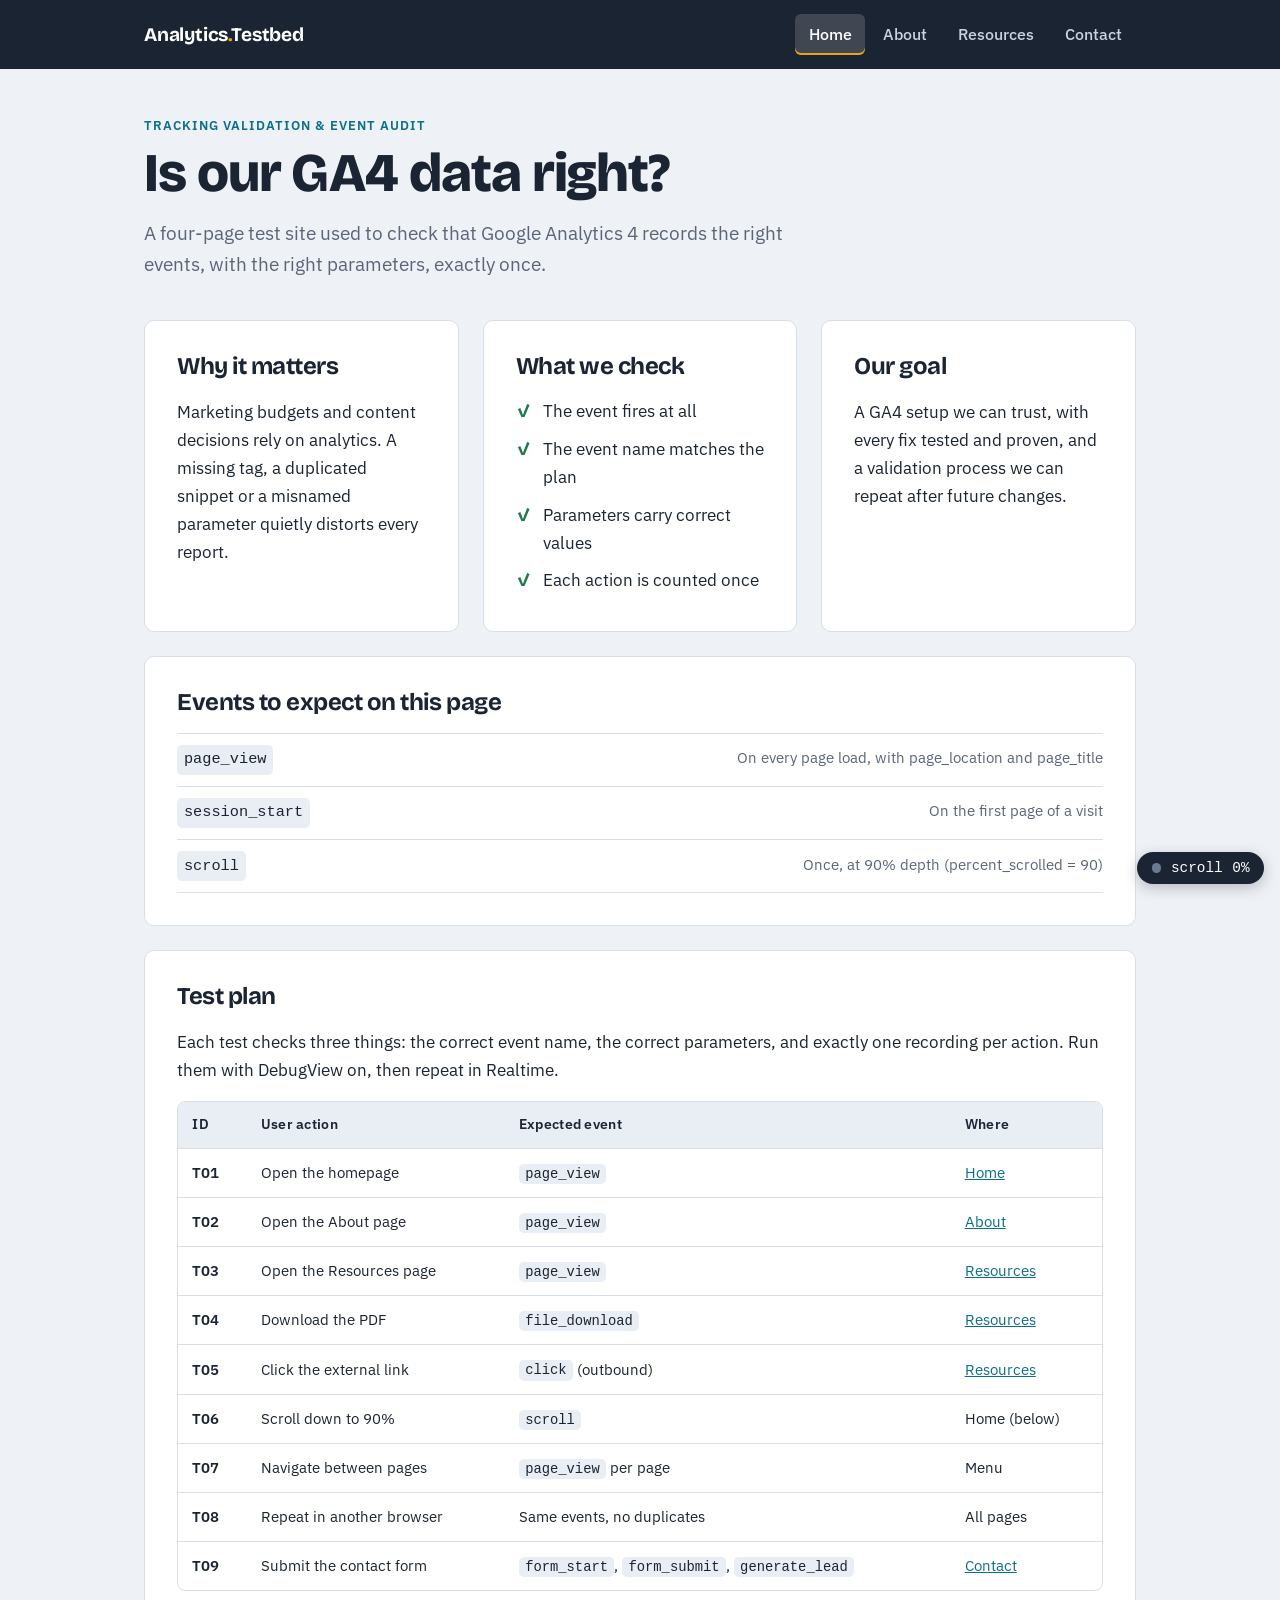
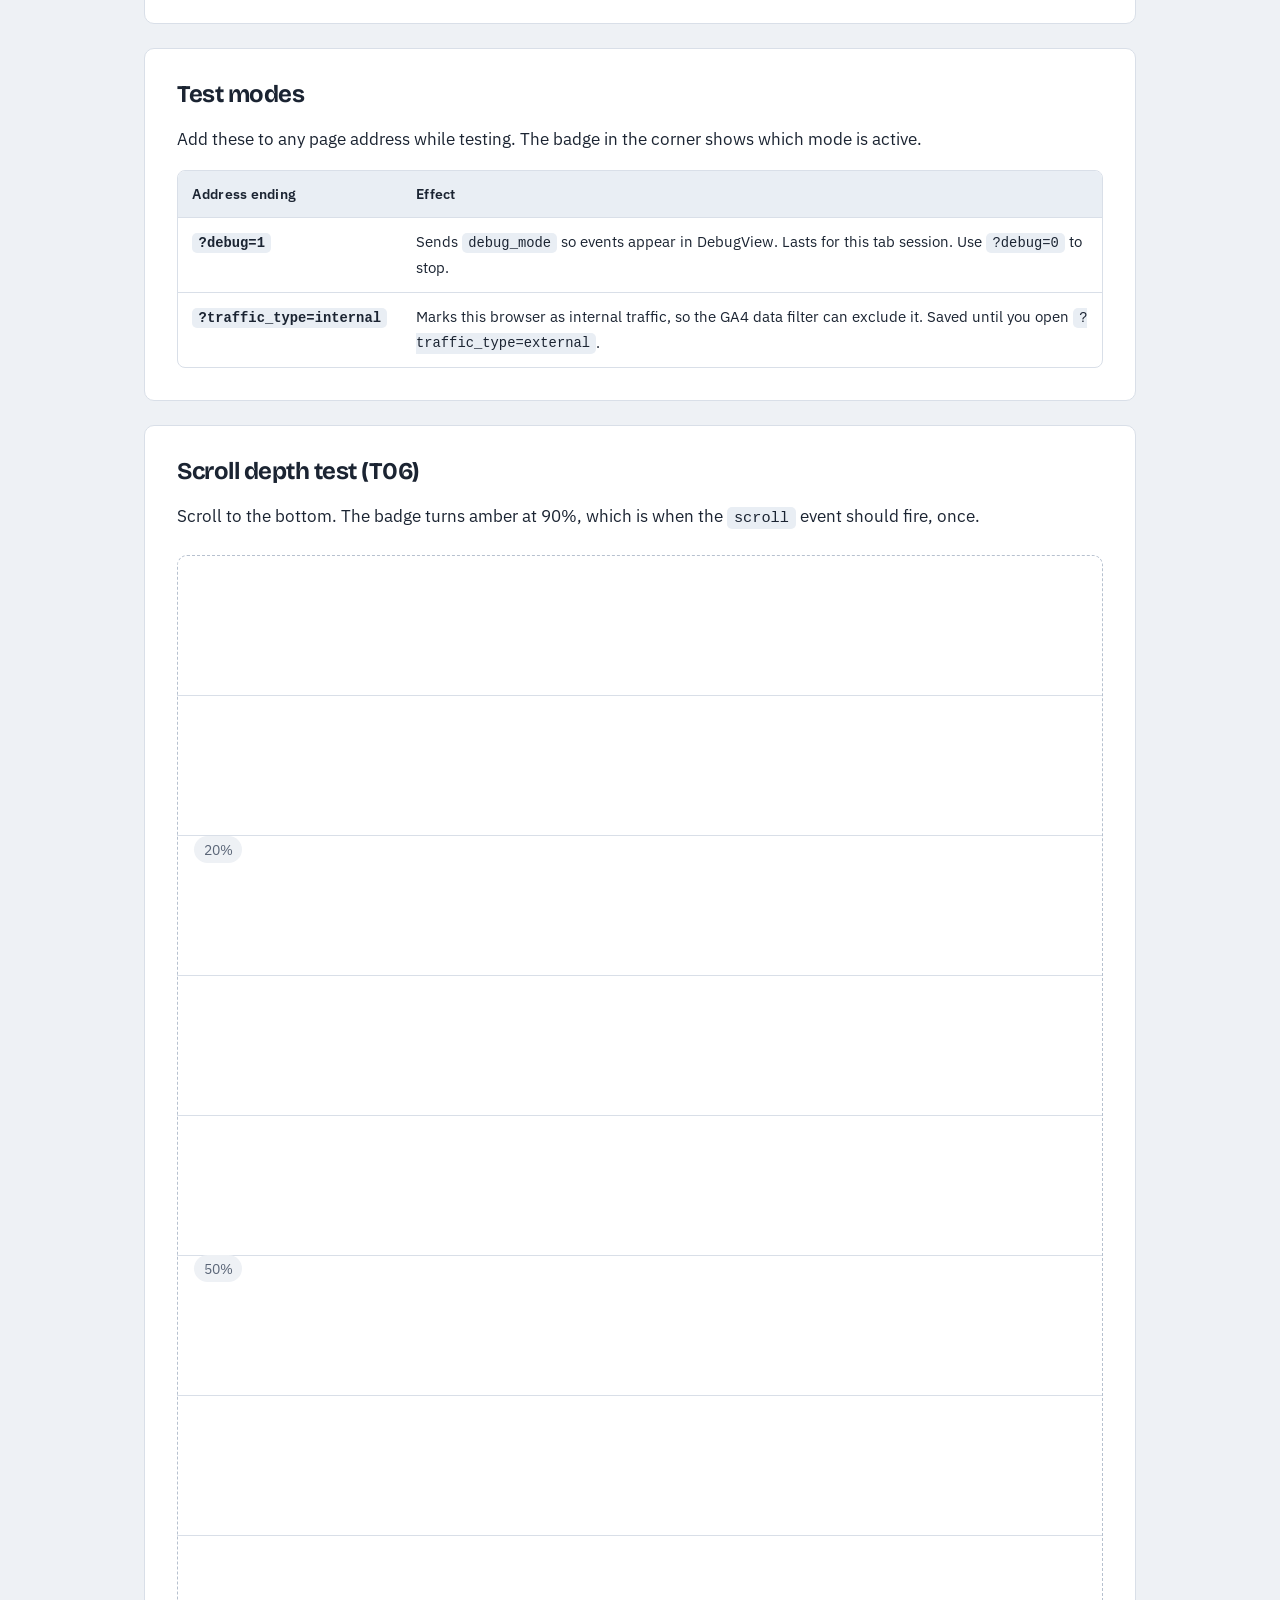
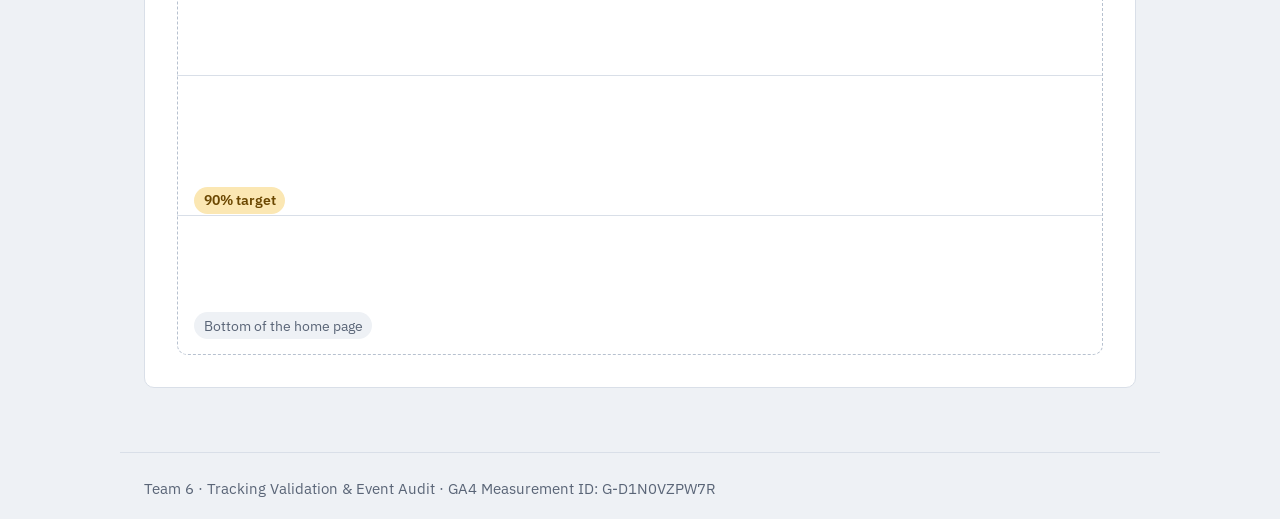
<file: ga4-test-site/index.html>
<!DOCTYPE html>
<html lang="en">

<head>
    <meta charset="UTF-8">
    <meta name="viewport" content="width=device-width, initial-scale=1.0">
    <title>Home | GA4 Test Site</title>

    <!-- Google tag (gtag.js) - installed once per page -->
    <script async src="https://www.googletagmanager.com/gtag/js?id=G-D1N0VZPW7R"></script>
    <script>
        window.dataLayer = window.dataLayer || [];
        function gtag() { dataLayer.push(arguments); }
        gtag('js', new Date());

        // Test modes (for the audit only):
        //   ?traffic_type=internal  marks this browser as internal traffic (saved); ?traffic_type=external clears it
        //   ?debug=1  turns on debug_mode for DebugView (this tab session); ?debug=0 turns it off
        var gaConfig = {};
        window.__gaMode = { internal: false, debug: false };
        try {
            var q = new URLSearchParams(location.search);
            if (q.get('traffic_type') === 'internal') localStorage.setItem('ga_internal', '1');
            if (q.get('traffic_type') === 'external') localStorage.removeItem('ga_internal');
            if (q.get('debug') === '1') sessionStorage.setItem('ga_debug', '1');
            if (q.get('debug') === '0') sessionStorage.removeItem('ga_debug');
            window.__gaMode.internal = localStorage.getItem('ga_internal') === '1';
            window.__gaMode.debug = sessionStorage.getItem('ga_debug') === '1';
        } catch (e) { }
        if (window.__gaMode.internal) gaConfig.traffic_type = 'internal';
        if (window.__gaMode.debug) gaConfig.debug_mode = true;

        gtag('config', 'G-D1N0VZPW7R', gaConfig);
    </script>

    <link rel="preconnect" href="https://fonts.googleapis.com">
    <link rel="preconnect" href="https://fonts.gstatic.com" crossorigin>
    <link
        href="https://fonts.googleapis.com/css2?family=Bricolage+Grotesque:opsz,wght@12..96,700;12..96,800&family=IBM+Plex+Sans:wght@400;500;600&display=swap"
        rel="stylesheet">
    <link rel="stylesheet" href="style.css">
</head>

<body>
    <a class="skip-link" href="#main">Skip to content</a>
    <div class="progress" aria-hidden="true"></div>

    <header class="site-header">
        <div class="bar">
            <a class="brand" href="index.html">Analytics<span>.</span>Testbed</a>
            <nav aria-label="Main">
                <ul>
                    <li><a href="index.html" aria-current="page">Home</a></li>
                    <li><a href="about.html">About</a></li>
                    <li><a href="resources.html">Resources</a></li>
                    <li><a href="contact.html">Contact</a></li>
                </ul>
            </nav>
        </div>
    </header>

    <main id="main">
        <section class="hero">
            <p class="kicker">Tracking Validation &amp; Event Audit</p>
            <h1>Is our GA4 data right?</h1>
            <p class="lead">A four-page test site used to check that Google Analytics 4 records the right events, with
                the right parameters, exactly once.</p>
        </section>

        <div class="cards">
            <section class="panel">
                <h2>Why it matters</h2>
                <p>Marketing budgets and content decisions rely on analytics. A missing tag, a duplicated snippet or a
                    misnamed parameter quietly distorts every report.</p>
            </section>
            <section class="panel">
                <h2>What we check</h2>
                <ul class="checks">
                    <li>The event fires at all</li>
                    <li>The event name matches the plan</li>
                    <li>Parameters carry correct values</li>
                    <li>Each action is counted once</li>
                </ul>
            </section>
            <section class="panel">
                <h2>Our goal</h2>
                <p>A GA4 setup we can trust, with every fix tested and proven, and a validation process we can repeat
                    after future changes.</p>
            </section>
        </div>

        <section class="panel">
            <h2>Events to expect on this page</h2>
            <ul class="events">
                <li><code>page_view</code><span>On every page load, with page_location and page_title</span></li>
                <li><code>session_start</code><span>On the first page of a visit</span></li>
                <li><code>scroll</code><span>Once, at 90% depth (percent_scrolled = 90)</span></li>
            </ul>
        </section>

        <section class="panel">
            <h2>Test plan</h2>
            <p>Each test checks three things: the correct event name, the correct parameters, and exactly one recording
                per action. Run them with DebugView on, then repeat in Realtime.</p>
            <div class="table-wrap">
                <table>
                    <thead>
                        <tr>
                            <th>ID</th>
                            <th>User action</th>
                            <th>Expected event</th>
                            <th>Where</th>
                        </tr>
                    </thead>
                    <tbody>
                        <tr>
                            <td>T01</td>
                            <td>Open the homepage</td>
                            <td><code>page_view</code></td>
                            <td><a href="index.html">Home</a></td>
                        </tr>
                        <tr>
                            <td>T02</td>
                            <td>Open the About page</td>
                            <td><code>page_view</code></td>
                            <td><a href="about.html">About</a></td>
                        </tr>
                        <tr>
                            <td>T03</td>
                            <td>Open the Resources page</td>
                            <td><code>page_view</code></td>
                            <td><a href="resources.html">Resources</a></td>
                        </tr>
                        <tr>
                            <td>T04</td>
                            <td>Download the PDF</td>
                            <td><code>file_download</code></td>
                            <td><a href="resources.html">Resources</a></td>
                        </tr>
                        <tr>
                            <td>T05</td>
                            <td>Click the external link</td>
                            <td><code>click</code> (outbound)</td>
                            <td><a href="resources.html">Resources</a></td>
                        </tr>
                        <tr>
                            <td>T06</td>
                            <td>Scroll down to 90%</td>
                            <td><code>scroll</code></td>
                            <td>Home (below)</td>
                        </tr>
                        <tr>
                            <td>T07</td>
                            <td>Navigate between pages</td>
                            <td><code>page_view</code> per page</td>
                            <td>Menu</td>
                        </tr>
                        <tr>
                            <td>T08</td>
                            <td>Repeat in another browser</td>
                            <td>Same events, no duplicates</td>
                            <td>All pages</td>
                        </tr>
                        <tr>
                            <td>T09</td>
                            <td>Submit the contact form</td>
                            <td><code>form_start</code>, <code>form_submit</code>, <code>generate_lead</code></td>
                            <td><a href="contact.html">Contact</a></td>
                        </tr>
                    </tbody>
                </table>
            </div>
        </section>

        <section class="panel">
            <h2>Test modes</h2>
            <p>Add these to any page address while testing. The badge in the corner shows which mode is active.</p>
            <div class="table-wrap">
                <table>
                    <thead>
                        <tr>
                            <th>Address ending</th>
                            <th>Effect</th>
                        </tr>
                    </thead>
                    <tbody>
                        <tr>
                            <td><code>?debug=1</code></td>
                            <td>Sends <code>debug_mode</code> so events appear in DebugView. Lasts for this tab session.
                                Use <code>?debug=0</code> to stop.</td>
                        </tr>
                        <tr>
                            <td><code>?traffic_type=internal</code></td>
                            <td>Marks this browser as internal traffic, so the GA4 data filter can exclude it. Saved
                                until you open <code>?traffic_type=external</code>.</td>
                        </tr>
                    </tbody>
                </table>
            </div>
        </section>

        <section class="panel">
            <h2>Scroll depth test (T06)</h2>
            <p>Scroll to the bottom. The badge turns amber at 90%, which is when the <code>scroll</code> event should
                fire, once.</p>
            <div class="scroll-zone">
                <span class="mark" style="top: 20%">20%</span>
                <span class="mark" style="top: 50%">50%</span>
                <span class="mark target" style="top: 88%">90% target</span>
                <span class="mark" style="top: 97%">Bottom of the home page</span>
            </div>
        </section>
    </main>

    <footer class="site-footer">Team 6 &middot; Tracking Validation &amp; Event Audit &middot; GA4 Measurement ID:
        G-D1N0VZPW7R</footer>

    <div class="scroll-meter" aria-hidden="true"><span class="dot"></span>scroll <output>0%</output></div>
    <script src="script.js"></script>
</body>

</html>
</file>
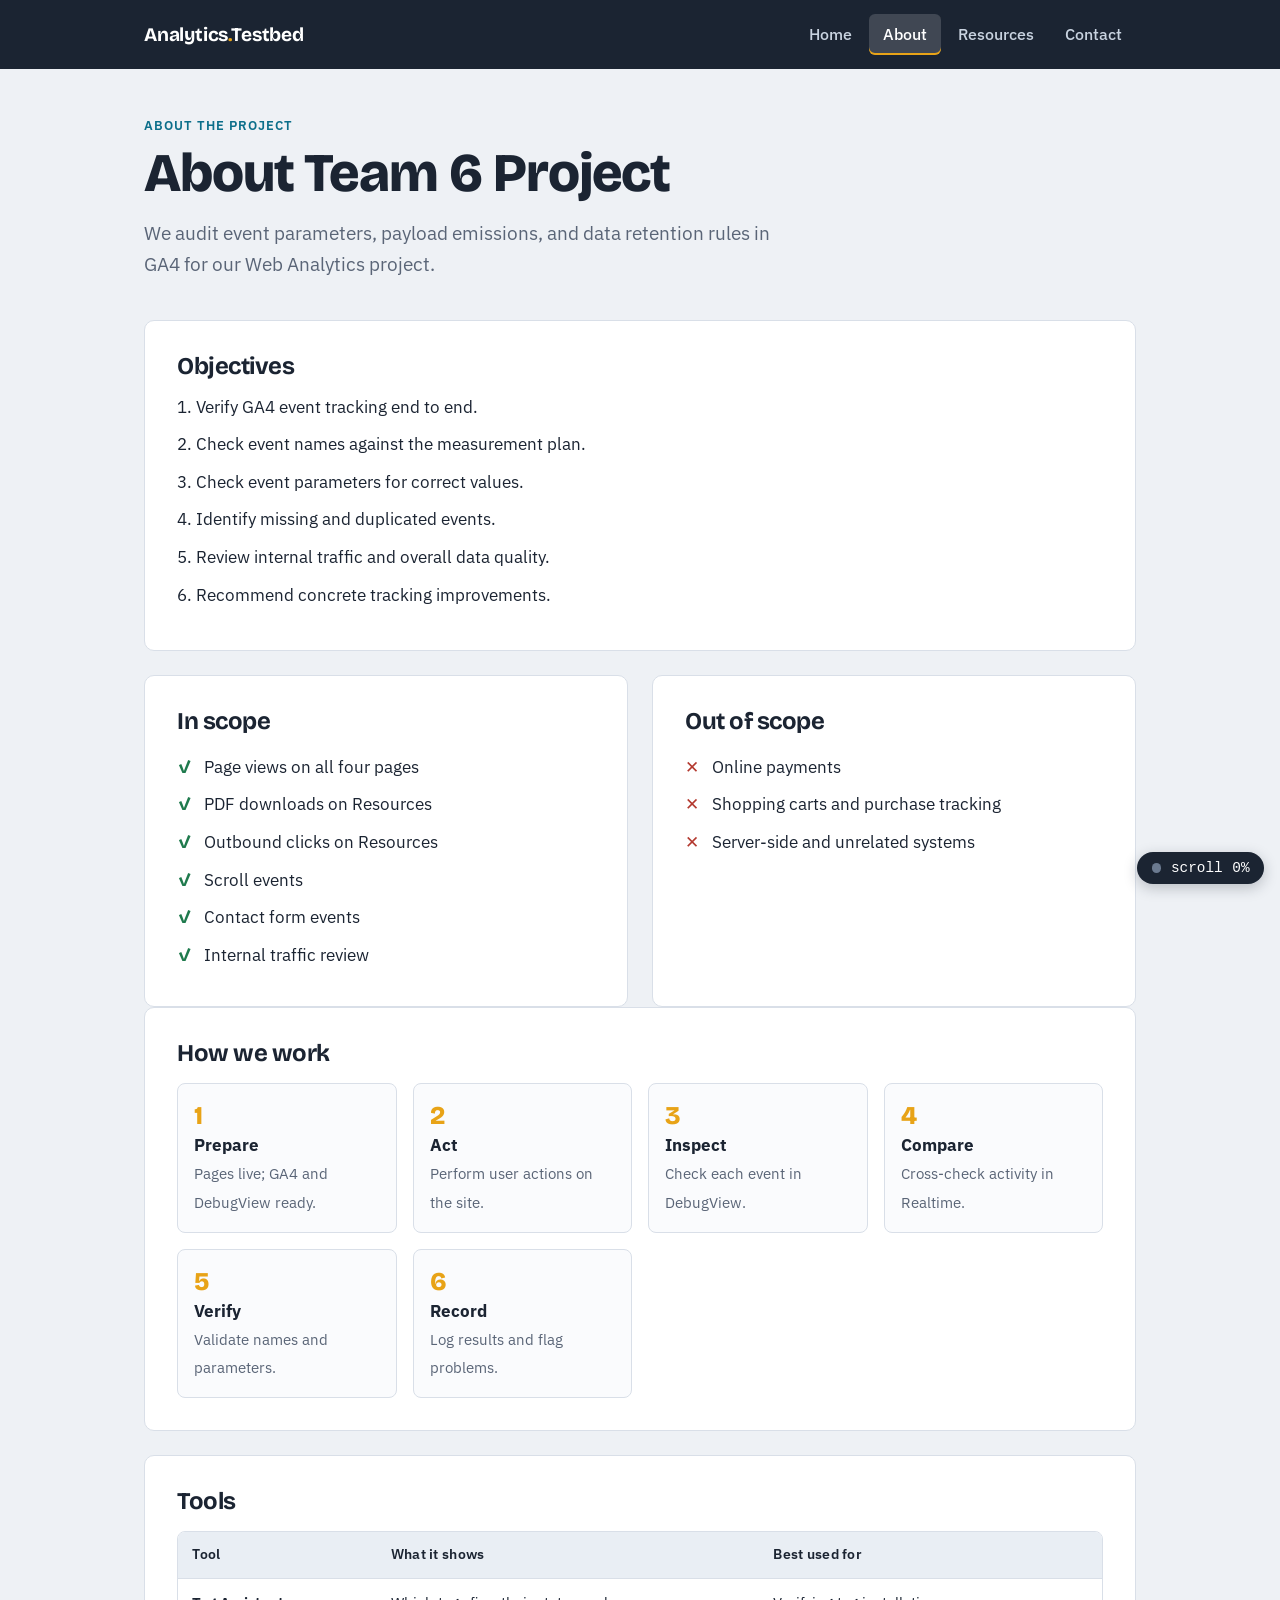
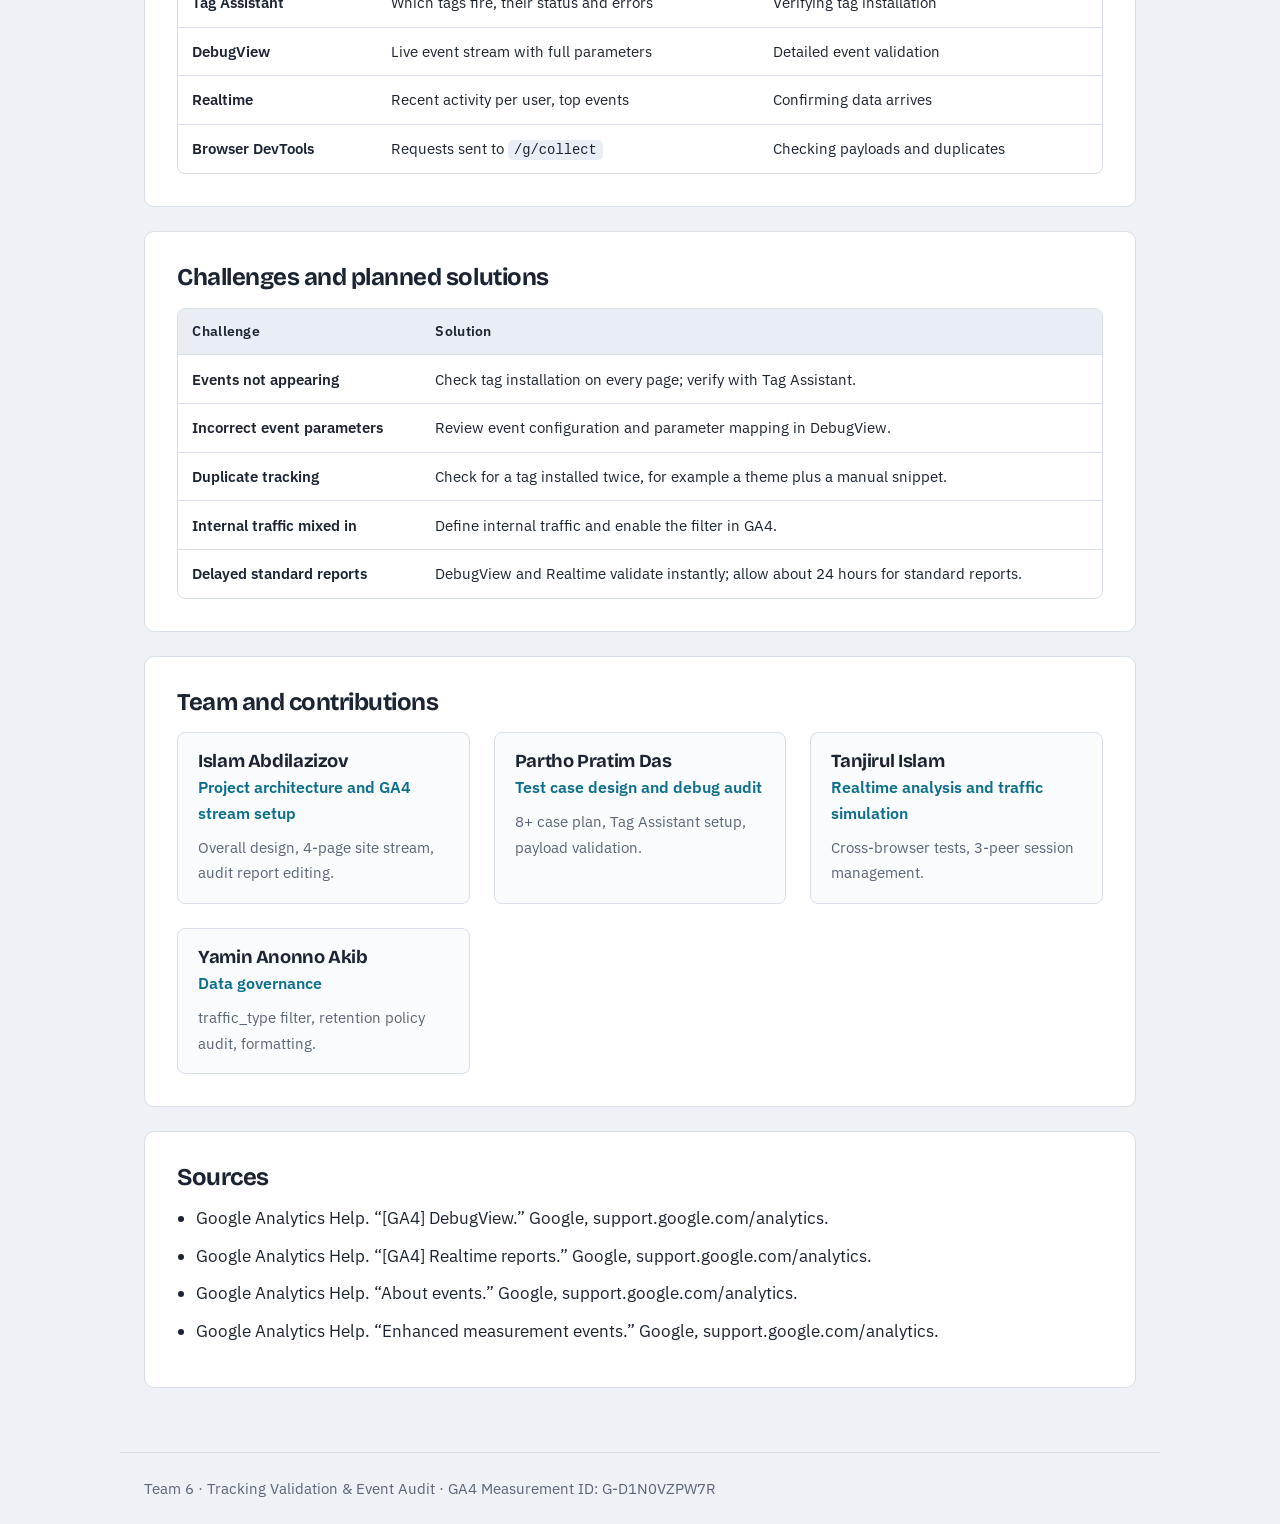
<file: ga4-test-site/about.html>
<!DOCTYPE html>
<html lang="en">

<head>
    <meta charset="UTF-8">
    <meta name="viewport" content="width=device-width, initial-scale=1.0">
    <title>About | GA4 Test Site</title>

    <!-- Google tag (gtag.js) - installed once per page -->
    <script async src="https://www.googletagmanager.com/gtag/js?id=G-D1N0VZPW7R"></script>
    <script>
        window.dataLayer = window.dataLayer || [];
        function gtag() { dataLayer.push(arguments); }
        gtag('js', new Date());

        // Test modes (for the audit only):
        //   ?traffic_type=internal  marks this browser as internal traffic (saved); ?traffic_type=external clears it
        //   ?debug=1  turns on debug_mode for DebugView (this tab session); ?debug=0 turns it off
        var gaConfig = {};
        window.__gaMode = { internal: false, debug: false };
        try {
            var q = new URLSearchParams(location.search);
            if (q.get('traffic_type') === 'internal') localStorage.setItem('ga_internal', '1');
            if (q.get('traffic_type') === 'external') localStorage.removeItem('ga_internal');
            if (q.get('debug') === '1') sessionStorage.setItem('ga_debug', '1');
            if (q.get('debug') === '0') sessionStorage.removeItem('ga_debug');
            window.__gaMode.internal = localStorage.getItem('ga_internal') === '1';
            window.__gaMode.debug = sessionStorage.getItem('ga_debug') === '1';
        } catch (e) { }
        if (window.__gaMode.internal) gaConfig.traffic_type = 'internal';
        if (window.__gaMode.debug) gaConfig.debug_mode = true;

        gtag('config', 'G-D1N0VZPW7R', gaConfig);
    </script>

    <link rel="preconnect" href="https://fonts.googleapis.com">
    <link rel="preconnect" href="https://fonts.gstatic.com" crossorigin>
    <link
        href="https://fonts.googleapis.com/css2?family=Bricolage+Grotesque:opsz,wght@12..96,700;12..96,800&family=IBM+Plex+Sans:wght@400;500;600&display=swap"
        rel="stylesheet">
    <link rel="stylesheet" href="style.css">
</head>

<body>
    <a class="skip-link" href="#main">Skip to content</a>
    <div class="progress" aria-hidden="true"></div>

    <header class="site-header">
        <div class="bar">
            <a class="brand" href="index.html">Analytics<span>.</span>Testbed</a>
            <nav aria-label="Main">
                <ul>
                    <li><a href="index.html">Home</a></li>
                    <li><a href="about.html" aria-current="page">About</a></li>
                    <li><a href="resources.html">Resources</a></li>
                    <li><a href="contact.html">Contact</a></li>
                </ul>
            </nav>
        </div>
    </header>

    <main id="main">
        <section class="hero">
            <p class="kicker">About the project</p>
            <h1>About Team 6 Project</h1>
            <p class="lead">We audit event parameters, payload emissions, and data retention rules in GA4 for our Web
                Analytics project.</p>
        </section>

        <section class="panel">
            <h2>Objectives</h2>
            <ol class="refs">
                <li>Verify GA4 event tracking end to end.</li>
                <li>Check event names against the measurement plan.</li>
                <li>Check event parameters for correct values.</li>
                <li>Identify missing and duplicated events.</li>
                <li>Review internal traffic and overall data quality.</li>
                <li>Recommend concrete tracking improvements.</li>
            </ol>
        </section>

        <div class="grid" style="margin-top:1.5rem">
            <section class="panel">
                <h2>In scope</h2>
                <ul class="checks">
                    <li>Page views on all four pages</li>
                    <li>PDF downloads on Resources</li>
                    <li>Outbound clicks on Resources</li>
                    <li>Scroll events</li>
                    <li>Contact form events</li>
                    <li>Internal traffic review</li>
                </ul>
            </section>
            <section class="panel">
                <h2>Out of scope</h2>
                <ul class="crosses">
                    <li>Online payments</li>
                    <li>Shopping carts and purchase tracking</li>
                    <li>Server-side and unrelated systems</li>
                </ul>
            </section>
        </div>

        <section class="panel">
            <h2>How we work</h2>
            <ol class="steps">
                <li><strong>Prepare</strong><span>Pages live; GA4 and DebugView ready.</span></li>
                <li><strong>Act</strong><span>Perform user actions on the site.</span></li>
                <li><strong>Inspect</strong><span>Check each event in DebugView.</span></li>
                <li><strong>Compare</strong><span>Cross-check activity in Realtime.</span></li>
                <li><strong>Verify</strong><span>Validate names and parameters.</span></li>
                <li><strong>Record</strong><span>Log results and flag problems.</span></li>
            </ol>
        </section>

        <section class="panel">
            <h2>Tools</h2>
            <div class="table-wrap">
                <table>
                    <thead>
                        <tr>
                            <th>Tool</th>
                            <th>What it shows</th>
                            <th>Best used for</th>
                        </tr>
                    </thead>
                    <tbody>
                        <tr>
                            <td>Tag Assistant</td>
                            <td>Which tags fire, their status and errors</td>
                            <td>Verifying tag installation</td>
                        </tr>
                        <tr>
                            <td>DebugView</td>
                            <td>Live event stream with full parameters</td>
                            <td>Detailed event validation</td>
                        </tr>
                        <tr>
                            <td>Realtime</td>
                            <td>Recent activity per user, top events</td>
                            <td>Confirming data arrives</td>
                        </tr>
                        <tr>
                            <td>Browser DevTools</td>
                            <td>Requests sent to <code>/g/collect</code></td>
                            <td>Checking payloads and duplicates</td>
                        </tr>
                    </tbody>
                </table>
            </div>
        </section>

        <section class="panel">
            <h2>Challenges and planned solutions</h2>
            <div class="table-wrap">
                <table>
                    <thead>
                        <tr>
                            <th>Challenge</th>
                            <th>Solution</th>
                        </tr>
                    </thead>
                    <tbody>
                        <tr>
                            <td>Events not appearing</td>
                            <td>Check tag installation on every page; verify with Tag Assistant.</td>
                        </tr>
                        <tr>
                            <td>Incorrect event parameters</td>
                            <td>Review event configuration and parameter mapping in DebugView.</td>
                        </tr>
                        <tr>
                            <td>Duplicate tracking</td>
                            <td>Check for a tag installed twice, for example a theme plus a manual snippet.</td>
                        </tr>
                        <tr>
                            <td>Internal traffic mixed in</td>
                            <td>Define internal traffic and enable the filter in GA4.</td>
                        </tr>
                        <tr>
                            <td>Delayed standard reports</td>
                            <td>DebugView and Realtime validate instantly; allow about 24 hours for standard reports.
                            </td>
                        </tr>
                    </tbody>
                </table>
            </div>
        </section>

        <section class="panel">
            <h2>Team and contributions</h2>
            <div class="team">
                <article class="person">
                    <h3>Islam Abdilazizov</h3>
                    <p class="role">Project architecture and GA4 stream setup</p>
                    <p>Overall design, 4-page site stream, audit report editing.</p>
                </article>
                <article class="person">
                    <h3>Partho Pratim Das</h3>
                    <p class="role">Test case design and debug audit</p>
                    <p>8+ case plan, Tag Assistant setup, payload validation.</p>
                </article>
                <article class="person">
                    <h3>Tanjirul Islam</h3>
                    <p class="role">Realtime analysis and traffic simulation</p>
                    <p>Cross-browser tests, 3-peer session management.</p>
                </article>
                <article class="person">
                    <h3>Yamin Anonno Akib</h3>
                    <p class="role">Data governance</p>
                    <p>traffic_type filter, retention policy audit, formatting.</p>
                </article>
            </div>
        </section>

        <section class="panel">
            <h2>Sources</h2>
            <ul class="refs">
                <li>Google Analytics Help. &ldquo;[GA4] DebugView.&rdquo; Google, support.google.com/analytics.</li>
                <li>Google Analytics Help. &ldquo;[GA4] Realtime reports.&rdquo; Google, support.google.com/analytics.
                </li>
                <li>Google Analytics Help. &ldquo;About events.&rdquo; Google, support.google.com/analytics.</li>
                <li>Google Analytics Help. &ldquo;Enhanced measurement events.&rdquo; Google,
                    support.google.com/analytics.</li>
            </ul>
        </section>
    </main>

    <footer class="site-footer">Team 6 &middot; Tracking Validation &amp; Event Audit &middot; GA4 Measurement ID:
        G-D1N0VZPW7R</footer>

    <div class="scroll-meter" aria-hidden="true"><span class="dot"></span>scroll <output>0%</output></div>
    <script src="script.js"></script>
</body>

</html>
</file>
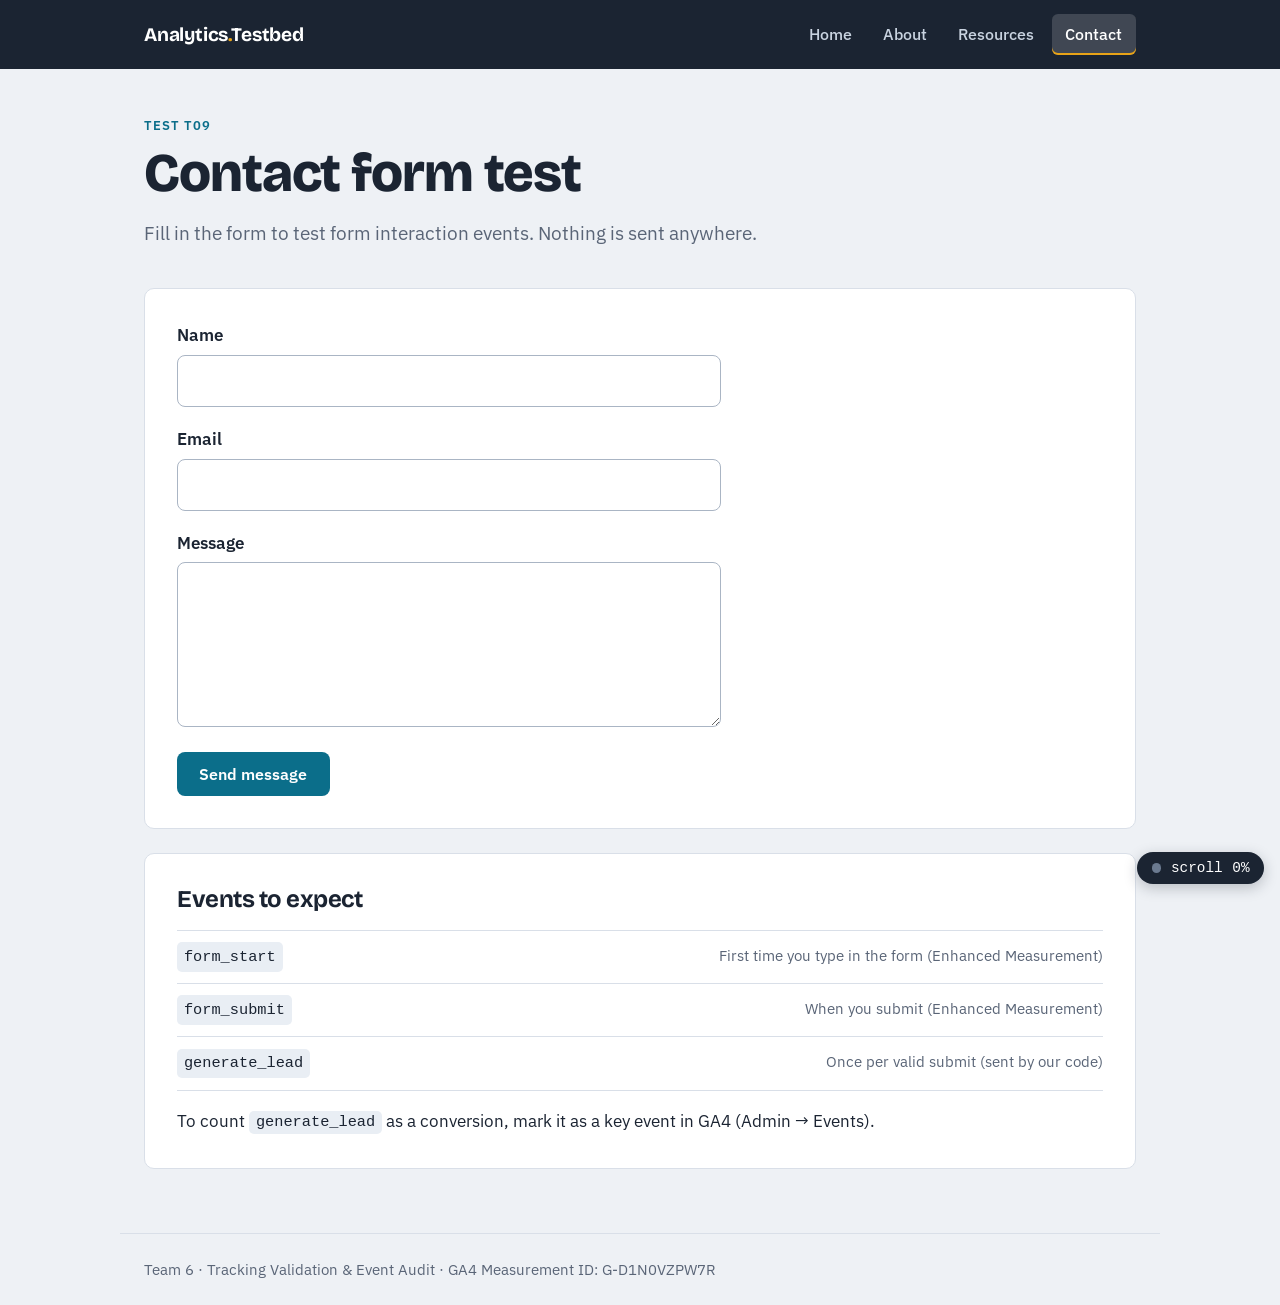
<file: ga4-test-site/contact.html>
<!DOCTYPE html>
<html lang="en">

<head>
    <meta charset="UTF-8">
    <meta name="viewport" content="width=device-width, initial-scale=1.0">
    <title>Contact | GA4 Test Site</title>

    <!-- Google tag (gtag.js) - installed once per page -->
    <script async src="https://www.googletagmanager.com/gtag/js?id=G-D1N0VZPW7R"></script>
    <script>
        window.dataLayer = window.dataLayer || [];
        function gtag() { dataLayer.push(arguments); }
        gtag('js', new Date());

        // Test modes (for the audit only):
        //   ?traffic_type=internal  marks this browser as internal traffic (saved); ?traffic_type=external clears it
        //   ?debug=1  turns on debug_mode for DebugView (this tab session); ?debug=0 turns it off
        var gaConfig = {};
        window.__gaMode = { internal: false, debug: false };
        try {
            var q = new URLSearchParams(location.search);
            if (q.get('traffic_type') === 'internal') localStorage.setItem('ga_internal', '1');
            if (q.get('traffic_type') === 'external') localStorage.removeItem('ga_internal');
            if (q.get('debug') === '1') sessionStorage.setItem('ga_debug', '1');
            if (q.get('debug') === '0') sessionStorage.removeItem('ga_debug');
            window.__gaMode.internal = localStorage.getItem('ga_internal') === '1';
            window.__gaMode.debug = sessionStorage.getItem('ga_debug') === '1';
        } catch (e) { }
        if (window.__gaMode.internal) gaConfig.traffic_type = 'internal';
        if (window.__gaMode.debug) gaConfig.debug_mode = true;

        gtag('config', 'G-D1N0VZPW7R', gaConfig);
    </script>

    <link rel="preconnect" href="https://fonts.googleapis.com">
    <link rel="preconnect" href="https://fonts.gstatic.com" crossorigin>
    <link
        href="https://fonts.googleapis.com/css2?family=Bricolage+Grotesque:opsz,wght@12..96,700;12..96,800&family=IBM+Plex+Sans:wght@400;500;600&display=swap"
        rel="stylesheet">
    <link rel="stylesheet" href="style.css">
</head>

<body>
    <a class="skip-link" href="#main">Skip to content</a>
    <div class="progress" aria-hidden="true"></div>

    <header class="site-header">
        <div class="bar">
            <a class="brand" href="index.html">Analytics<span>.</span>Testbed</a>
            <nav aria-label="Main">
                <ul>
                    <li><a href="index.html">Home</a></li>
                    <li><a href="about.html">About</a></li>
                    <li><a href="resources.html">Resources</a></li>
                    <li><a href="contact.html" aria-current="page">Contact</a></li>
                </ul>
            </nav>
        </div>
    </header>

    <main id="main">
        <section class="hero">
            <p class="kicker">Test T09</p>
            <h1>Contact form test</h1>
            <p class="lead">Fill in the form to test form interaction events. Nothing is sent anywhere.</p>
        </section>

        <section class="panel">
            <form class="form" id="contact-form" name="contact_form" novalidate>
                <div class="field">
                    <label for="name">Name</label>
                    <input type="text" id="name" name="name" autocomplete="name" required>
                </div>
                <div class="field">
                    <label for="email">Email</label>
                    <input type="email" id="email" name="email" autocomplete="email" required>
                </div>
                <div class="field">
                    <label for="message">Message</label>
                    <textarea id="message" name="message" rows="5"></textarea>
                </div>
                <button type="submit" class="btn">Send message</button>
                <p class="form-status" id="form-status" role="status" hidden>Message sent. This is a test form, so
                    nothing was delivered.</p>
            </form>
        </section>

        <section class="panel">
            <h2>Events to expect</h2>
            <ul class="events">
                <li><code>form_start</code><span>First time you type in the form (Enhanced Measurement)</span></li>
                <li><code>form_submit</code><span>When you submit (Enhanced Measurement)</span></li>
                <li><code>generate_lead</code><span>Once per valid submit (sent by our code)</span></li>
            </ul>
            <p style="margin-top:1rem">To count <code>generate_lead</code> as a conversion, mark it as a key event in
                GA4 (Admin &rarr; Events).</p>
        </section>

        <script>
            document.getElementById('contact-form').addEventListener('submit', function (e) {
                e.preventDefault();
                if (!this.checkValidity()) { this.reportValidity(); return; }
                // Explicit lead event. No personal data is sent.
                if (typeof gtag === 'function') {
                    gtag('event', 'generate_lead', { form_id: 'contact-form', form_name: 'contact_form' });
                }
                document.getElementById('form-status').hidden = false;
                this.reset();
            });
        </script>
    </main>

    <footer class="site-footer">Team 6 &middot; Tracking Validation &amp; Event Audit &middot; GA4 Measurement ID:
        G-D1N0VZPW7R</footer>

    <div class="scroll-meter" aria-hidden="true"><span class="dot"></span>scroll <output>0%</output></div>
    <script src="script.js"></script>
</body>

</html>
</file>
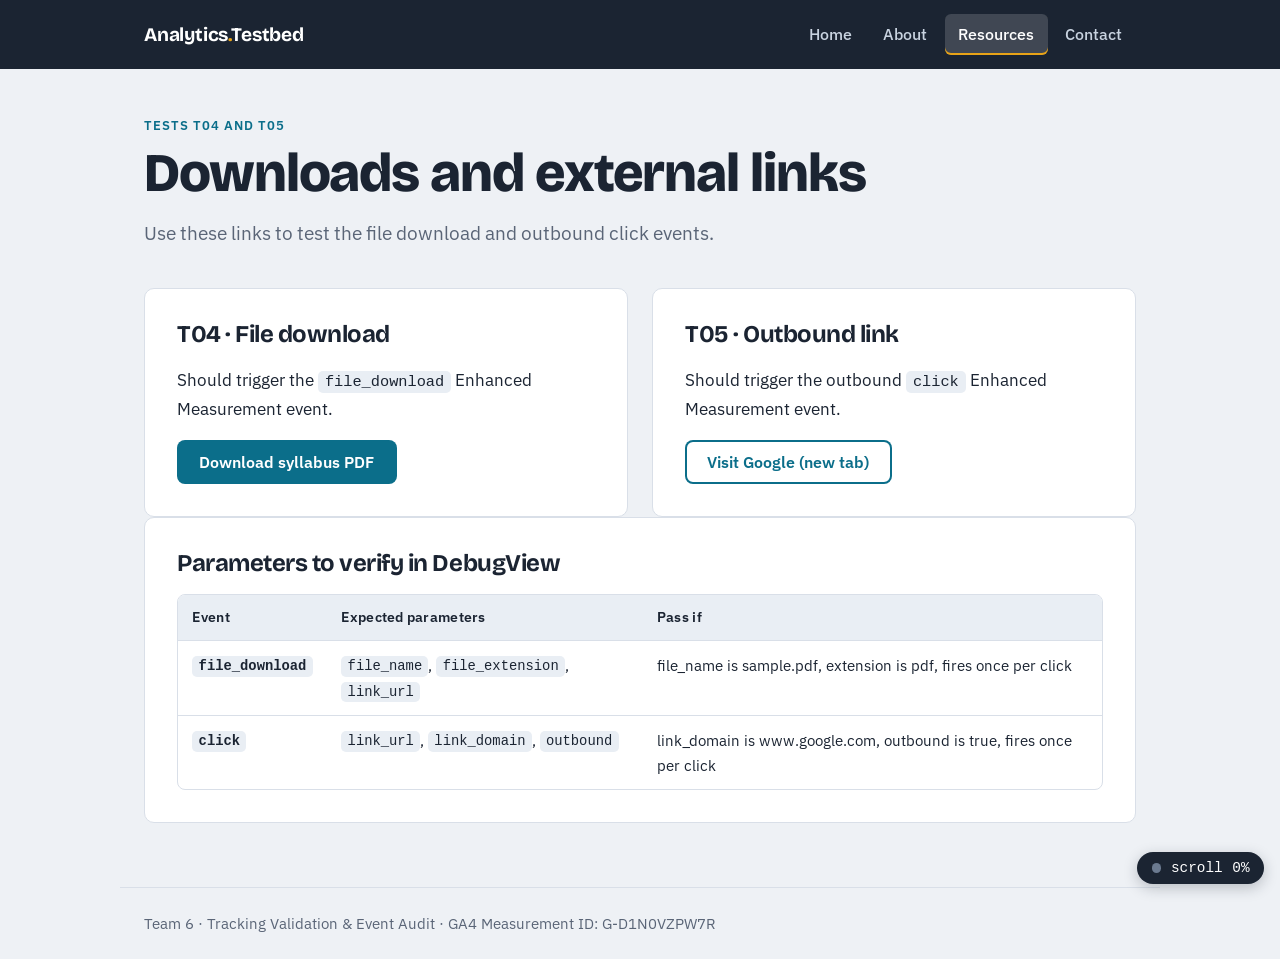
<file: ga4-test-site/resources.html>
<!DOCTYPE html>
<html lang="en">

<head>
    <meta charset="UTF-8">
    <meta name="viewport" content="width=device-width, initial-scale=1.0">
    <title>Resources | GA4 Test Site</title>

    <!-- Google tag (gtag.js) - installed once per page -->
    <script async src="https://www.googletagmanager.com/gtag/js?id=G-D1N0VZPW7R"></script>
    <script>
        window.dataLayer = window.dataLayer || [];
        function gtag() { dataLayer.push(arguments); }
        gtag('js', new Date());

        // Test modes (for the audit only):
        //   ?traffic_type=internal  marks this browser as internal traffic (saved); ?traffic_type=external clears it
        //   ?debug=1  turns on debug_mode for DebugView (this tab session); ?debug=0 turns it off
        var gaConfig = {};
        window.__gaMode = { internal: false, debug: false };
        try {
            var q = new URLSearchParams(location.search);
            if (q.get('traffic_type') === 'internal') localStorage.setItem('ga_internal', '1');
            if (q.get('traffic_type') === 'external') localStorage.removeItem('ga_internal');
            if (q.get('debug') === '1') sessionStorage.setItem('ga_debug', '1');
            if (q.get('debug') === '0') sessionStorage.removeItem('ga_debug');
            window.__gaMode.internal = localStorage.getItem('ga_internal') === '1';
            window.__gaMode.debug = sessionStorage.getItem('ga_debug') === '1';
        } catch (e) { }
        if (window.__gaMode.internal) gaConfig.traffic_type = 'internal';
        if (window.__gaMode.debug) gaConfig.debug_mode = true;

        gtag('config', 'G-D1N0VZPW7R', gaConfig);
    </script>

    <link rel="preconnect" href="https://fonts.googleapis.com">
    <link rel="preconnect" href="https://fonts.gstatic.com" crossorigin>
    <link
        href="https://fonts.googleapis.com/css2?family=Bricolage+Grotesque:opsz,wght@12..96,700;12..96,800&family=IBM+Plex+Sans:wght@400;500;600&display=swap"
        rel="stylesheet">
    <link rel="stylesheet" href="style.css">
</head>

<body>
    <a class="skip-link" href="#main">Skip to content</a>
    <div class="progress" aria-hidden="true"></div>

    <header class="site-header">
        <div class="bar">
            <a class="brand" href="index.html">Analytics<span>.</span>Testbed</a>
            <nav aria-label="Main">
                <ul>
                    <li><a href="index.html">Home</a></li>
                    <li><a href="about.html">About</a></li>
                    <li><a href="resources.html" aria-current="page">Resources</a></li>
                    <li><a href="contact.html">Contact</a></li>
                </ul>
            </nav>
        </div>
    </header>

    <main id="main">
        <section class="hero">
            <p class="kicker">Tests T04 and T05</p>
            <h1>Downloads and external links</h1>
            <p class="lead">Use these links to test the file download and outbound click events.</p>
        </section>

        <div class="grid">
            <section class="panel">
                <h2>T04 &middot; File download</h2>
                <p>Should trigger the <code>file_download</code> Enhanced Measurement event.</p>
                <a href="sample.pdf" download class="btn">Download syllabus PDF</a>
            </section>
            <section class="panel">
                <h2>T05 &middot; Outbound link</h2>
                <p>Should trigger the outbound <code>click</code> Enhanced Measurement event.</p>
                <a href="https://www.google.com" target="_blank" rel="noopener noreferrer" class="btn btn-outline">Visit
                    Google (new tab)</a>
            </section>
        </div>

        <section class="panel">
            <h2>Parameters to verify in DebugView</h2>
            <div class="table-wrap">
                <table>
                    <thead>
                        <tr>
                            <th>Event</th>
                            <th>Expected parameters</th>
                            <th>Pass if</th>
                        </tr>
                    </thead>
                    <tbody>
                        <tr>
                            <td><code>file_download</code></td>
                            <td><code>file_name</code>, <code>file_extension</code>, <code>link_url</code></td>
                            <td>file_name is sample.pdf, extension is pdf, fires once per click</td>
                        </tr>
                        <tr>
                            <td><code>click</code></td>
                            <td><code>link_url</code>, <code>link_domain</code>, <code>outbound</code></td>
                            <td>link_domain is www.google.com, outbound is true, fires once per click</td>
                        </tr>
                    </tbody>
                </table>
            </div>
        </section>
    </main>

    <footer class="site-footer">Team 6 &middot; Tracking Validation &amp; Event Audit &middot; GA4 Measurement ID:
        G-D1N0VZPW7R</footer>

    <div class="scroll-meter" aria-hidden="true"><span class="dot"></span>scroll <output>0%</output></div>
    <script src="script.js"></script>
</body>

</html>
</file>
<file: ga4-test-site/style.css>
:root {
    --canvas: #eef1f5;
    --surface: #ffffff;
    --ink: #1b2432;
    --muted: #5a6577;
    --line: #d9dfe8;
    --brand: #0b6e8a;
    --brand-dark: #085469;
    --signal: #e8a317;
    --ok: #1f7a4d;
    --radius: 10px;
    --font-head: "Bricolage Grotesque", "Segoe UI", system-ui, sans-serif;
    --font-body: "IBM Plex Sans", "Segoe UI", system-ui, sans-serif;
}

*,
*::before,
*::after {
    box-sizing: border-box;
}

html {
    scroll-behavior: smooth;
}

body {
    margin: 0;
    font-family: var(--font-body);
    font-size: 1.0625rem;
    line-height: 1.65;
    color: var(--ink);
    background: var(--canvas);
}

a {
    color: var(--brand);
}

:focus-visible {
    outline: 3px solid var(--signal);
    outline-offset: 2px;
}

.skip-link {
    position: absolute;
    left: 1rem;
    top: -4rem;
    background: var(--ink);
    color: #fff;
    padding: .6rem 1rem;
    border-radius: 6px;
    z-index: 100;
}

.skip-link:focus {
    top: 1rem;
}

/* Header and navigation */
.site-header {
    background: var(--ink);
}

.site-header .bar {
    max-width: 1040px;
    margin: 0 auto;
    padding: .9rem 1.5rem;
    display: flex;
    flex-wrap: wrap;
    align-items: center;
    justify-content: space-between;
    gap: .75rem 2rem;
}

.brand {
    font-family: var(--font-head);
    font-weight: 700;
    font-size: 1.2rem;
    color: #fff;
    text-decoration: none;
    letter-spacing: -.01em;
}

.brand span {
    color: var(--signal);
}

nav ul {
    list-style: none;
    margin: 0;
    padding: 0;
    display: flex;
    flex-wrap: wrap;
    gap: .25rem;
}

nav a {
    display: block;
    padding: .45rem .85rem;
    border-radius: 6px;
    color: #c9d3e0;
    text-decoration: none;
    font-weight: 500;
    font-size: .98rem;
    transition: background .15s, color .15s;
}

nav a:hover {
    color: #fff;
    background: rgba(255, 255, 255, .1);
}

nav a[aria-current="page"] {
    color: #fff;
    background: rgba(255, 255, 255, .16);
    box-shadow: inset 0 -2px 0 var(--signal);
}

/* Layout */
main {
    max-width: 1040px;
    margin: 0 auto;
    padding: 3rem 1.5rem 4rem;
}

.hero {
    max-width: 46rem;
    margin-bottom: 2.5rem;
}

h1,
h2,
h3 {
    font-family: var(--font-head);
    line-height: 1.15;
    letter-spacing: -.02em;
    margin: 0 0 .75rem;
}

h1 {
    font-size: clamp(2.1rem, 5vw, 3.4rem);
    font-weight: 800;
}

h2 {
    font-size: 1.5rem;
    font-weight: 700;
}

h3 {
    font-size: 1.15rem;
    font-weight: 700;
}

.lead {
    font-size: 1.2rem;
    color: var(--muted);
    max-width: 40rem;
    margin: 0;
}

.panel {
    background: var(--surface);
    border: 1px solid var(--line);
    border-radius: var(--radius);
    padding: clamp(1.25rem, 3vw, 2rem);
}

.panel+.panel {
    margin-top: 1.5rem;
}

.panel p:last-child {
    margin-bottom: 0;
}

.grid {
    display: grid;
    gap: 1.5rem;
    grid-template-columns: repeat(auto-fit, minmax(280px, 1fr));
}

.grid .panel+.panel {
    margin-top: 0;
}

/* Expected events list */
.events {
    list-style: none;
    margin: 1rem 0 0;
    padding: 0;
    border-top: 1px solid var(--line);
}

.events li {
    display: flex;
    gap: 1rem;
    justify-content: space-between;
    align-items: baseline;
    padding: .7rem 0;
    border-bottom: 1px solid var(--line);
}

.events code,
code {
    font-family: ui-monospace, "SFMono-Regular", Consolas, monospace;
    font-size: .9em;
    background: #e9eef4;
    padding: .15em .45em;
    border-radius: 5px;
}

.events span {
    color: var(--muted);
    font-size: .95rem;
    text-align: right;
}

/* Scroll test zone */
.scroll-zone {
    position: relative;
    height: 1400px;
    margin-top: 1.5rem;
    background: repeating-linear-gradient(to bottom, transparent 0, transparent 139px, var(--line) 139px, var(--line) 140px);
    border: 1px dashed #b7c1cf;
    border-radius: var(--radius);
}

.scroll-zone .mark {
    position: absolute;
    left: 1rem;
    font-size: .9rem;
    color: var(--muted);
    background: var(--canvas);
    padding: .1rem .6rem;
    border-radius: 99px;
}

.scroll-zone .mark.target {
    color: #6b4700;
    background: #fbe7b3;
    font-weight: 600;
}

/* Buttons */
.btn {
    display: inline-block;
    padding: .75rem 1.4rem;
    border: 0;
    border-radius: 8px;
    background: var(--brand);
    color: #fff;
    font: 600 1rem var(--font-body);
    text-decoration: none;
    cursor: pointer;
    transition: background .15s;
}

.btn:hover {
    background: var(--brand-dark);
}

.btn-outline {
    background: transparent;
    color: var(--brand);
    box-shadow: inset 0 0 0 2px var(--brand);
}

.btn-outline:hover {
    background: var(--brand);
    color: #fff;
}

/* Form */
.form {
    max-width: 34rem;
}

.field {
    margin-bottom: 1.1rem;
}

.field label {
    display: block;
    font-weight: 600;
    margin-bottom: .35rem;
}

.field input,
.field textarea {
    width: 100%;
    padding: .7rem .85rem;
    font: inherit;
    color: var(--ink);
    background: #fff;
    border: 1px solid #aab5c4;
    border-radius: 8px;
}

.field input:focus,
.field textarea:focus {
    outline: 3px solid rgba(11, 110, 138, .3);
    border-color: var(--brand);
}

.form-status {
    margin-top: 1rem;
    padding: .8rem 1rem;
    border-radius: 8px;
    background: #e3f4ea;
    color: var(--ok);
    font-weight: 600;
}

.form-status[hidden] {
    display: none;
}

/* Footer */
.site-footer {
    max-width: 1040px;
    margin: 0 auto;
    padding: 1.5rem;
    color: var(--muted);
    font-size: .92rem;
    border-top: 1px solid var(--line);
}

/* Scroll progress readout */
.scroll-meter {
    position: fixed;
    right: 1rem;
    bottom: 1rem;
    z-index: 50;
    display: flex;
    align-items: center;
    gap: .6rem;
    background: var(--ink);
    color: #fff;
    padding: .5rem .9rem;
    border-radius: 99px;
    font: 500 .9rem ui-monospace, Consolas, monospace;
    box-shadow: 0 4px 14px rgba(27, 36, 50, .25);
}

.scroll-meter .dot {
    width: .6rem;
    height: .6rem;
    border-radius: 50%;
    background: #6b7a90;
}

.scroll-meter.reached .dot {
    background: var(--signal);
}

.progress {
    position: fixed;
    top: 0;
    left: 0;
    height: 4px;
    width: 0;
    background: var(--signal);
    z-index: 60;
}

@media (max-width: 560px) {
    body {
        font-size: 1rem;
    }

    main {
        padding-top: 2rem;
    }

    .events li {
        flex-direction: column;
        gap: .2rem;
    }

    .events span {
        text-align: left;
    }
}

@media (prefers-reduced-motion: reduce) {
    html {
        scroll-behavior: auto;
    }

    * {
        transition: none !important;
    }
}

/* ---- Content blocks added for project pages ---- */
.cards {
    display: grid;
    gap: 1.5rem;
    grid-template-columns: repeat(auto-fit, minmax(240px, 1fr));
    margin-bottom: 1.5rem;
}

.cards .panel+.panel {
    margin-top: 0;
}

.kicker {
    font: 600 .8rem var(--font-body);
    letter-spacing: .08em;
    text-transform: uppercase;
    color: var(--brand);
    margin: 0 0 .5rem;
}

.quote {
    margin: 1.5rem 0 0;
    padding: 1.25rem 1.5rem;
    border-left: 4px solid var(--signal);
    background: #fff8e6;
    border-radius: 0 var(--radius) var(--radius) 0;
    font-family: var(--font-head);
    font-size: 1.2rem;
    font-weight: 700;
    letter-spacing: -.01em;
}

.table-wrap {
    overflow-x: auto;
    margin-top: 1rem;
    border: 1px solid var(--line);
    border-radius: 8px;
}

table {
    width: 100%;
    border-collapse: collapse;
    font-size: .96rem;
    min-width: 34rem;
}

th,
td {
    padding: .7rem .9rem;
    text-align: left;
    vertical-align: top;
    border-bottom: 1px solid var(--line);
}

th {
    background: #e9eef4;
    font-weight: 600;
    font-size: .88rem;
    letter-spacing: .02em;
}

tbody tr:last-child td {
    border-bottom: 0;
}

td:first-child {
    white-space: nowrap;
    font-weight: 600;
}

.steps {
    list-style: none;
    counter-reset: s;
    margin: 1rem 0 0;
    padding: 0;
    display: grid;
    gap: 1rem;
    grid-template-columns: repeat(auto-fit, minmax(210px, 1fr));
}

.steps li {
    counter-increment: s;
    padding: 1rem;
    border: 1px solid var(--line);
    border-radius: 8px;
    background: #fafbfd;
}

.steps li::before {
    content: counter(s);
    display: block;
    font: 800 1.6rem var(--font-head);
    color: var(--signal);
}

.steps strong {
    display: block;
}

.steps span {
    color: var(--muted);
    font-size: .95rem;
}

.checks,
.crosses {
    list-style: none;
    margin: .5rem 0 0;
    padding: 0;
}

.checks li,
.crosses li {
    padding: .3rem 0 .3rem 1.7rem;
    position: relative;
}

.checks li::before {
    content: "\2713";
    position: absolute;
    left: 0;
    color: var(--ok);
    font-weight: 700;
}

.crosses li::before {
    content: "\2715";
    position: absolute;
    left: 0;
    color: #b3392f;
    font-weight: 700;
}

.team {
    display: grid;
    gap: 1.5rem;
    grid-template-columns: repeat(auto-fit, minmax(230px, 1fr));
    margin-top: 1rem;
}

.person {
    padding: 1.1rem 1.25rem;
    border: 1px solid var(--line);
    border-radius: 8px;
    background: #fafbfd;
}

.person h3 {
    margin-bottom: .2rem;
}

.person .role {
    color: var(--brand);
    font-weight: 600;
    margin: 0 0 .5rem;
    font-size: .98rem;
}

.person p {
    margin: 0;
    color: var(--muted);
    font-size: .96rem;
}

.refs {
    padding-left: 1.2rem;
    margin: .5rem 0 0;
}

.refs li {
    margin-bottom: .6rem;
}

.mode-flag {
    color: var(--signal);
}
</file>
